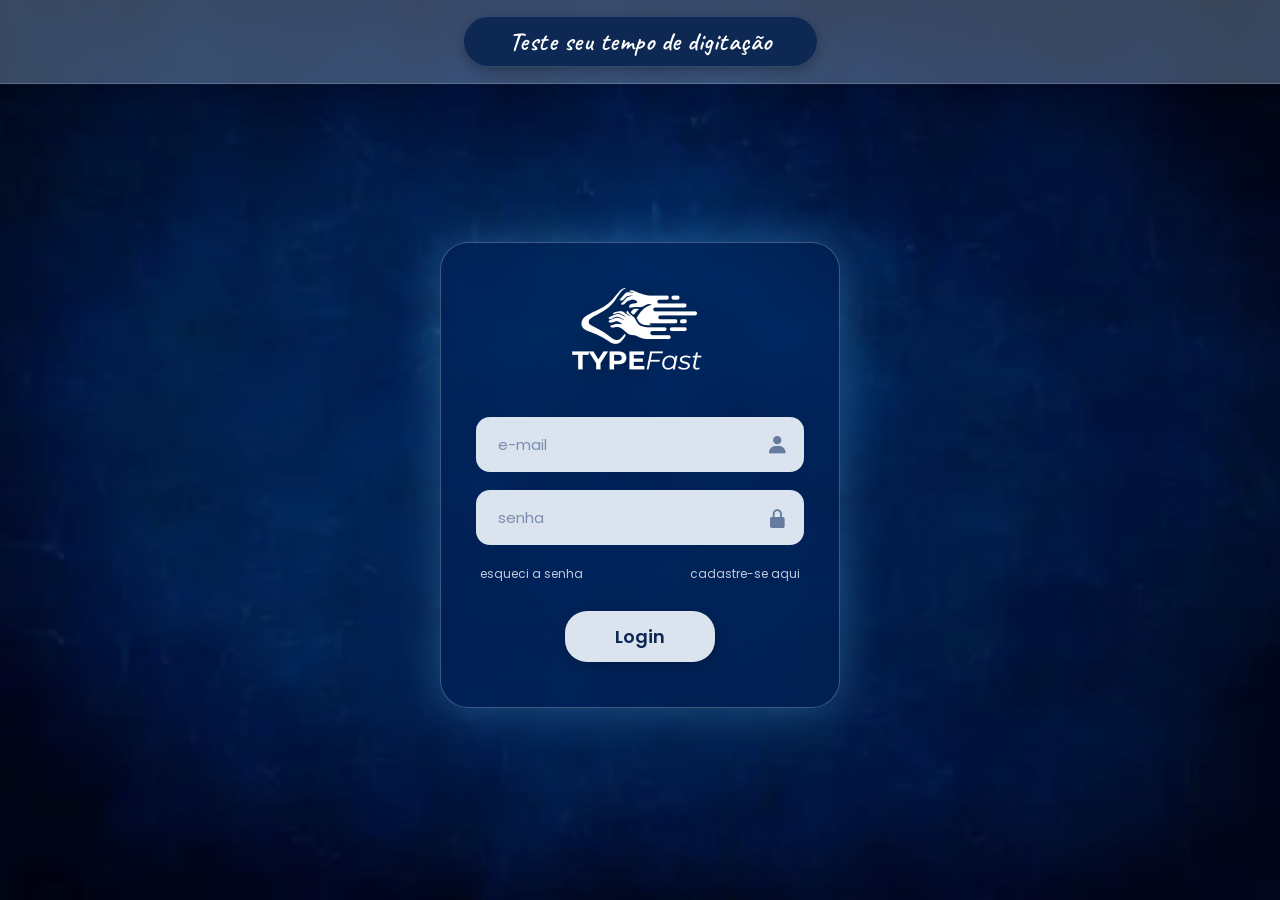
<file: index.html>
<!DOCTYPE html>
<html lang="pt-BR">
<head>
    <meta charset="UTF-8">
    <meta name="viewport" content="width=device-width, initial-scale=1.0">
    <title>TYPEFast - Login</title>
    
    <link href="https://unpkg.com/boxicons@2.1.4/css/boxicons.min.css" rel="stylesheet">
    <link rel="preconnect" href="https://fonts.googleapis.com">
    <link rel="preconnect" href="https://fonts.gstatic.com" crossorigin>
    
    <!-- NOVO: Importação da fonte Poppins com variações de peso (400, 500, 600) -->
    <link href="https://fonts.googleapis.com/css2?family=Caveat:wght@600&family=Poppins:wght@400;500;600&display=swap" rel="stylesheet">
    
    <link rel="stylesheet" href="style.css">
</head>
<body>

    <header class="top-bar">
        <div class="top-pill">
            <span>Teste seu tempo de digitação</span>
        </div>
    </header>

    <main class="login-container">
        <div class="login-card">
            
            <div class="logo-box">
                <img src="imagens/logo.png" alt="Logo TYPEFast" class="logo-img">
            </div>

            <form id="login-form">
                
                <div class="input-container">
                    <input type="email" id="email" placeholder="e-mail" required autocomplete="off">
                    <i class="bx bxs-user input-icon"></i>
                </div>

                <div class="input-container">
                    <input type="password" id="senha" placeholder="senha" required>
                    <i class="bx bxs-lock-alt input-icon" id="btnSenha"></i>
                </div>

                <div class="form-links">
                    <!-- NOVO: Adicionada a classe 'link-item' para aplicar hover e estilo moderno no CSS -->
                    <a href="#" class="link-item">esqueci a senha</a>
                    <a href="#" class="link-item">cadastre-se aqui</a>
                </div>

                <div class="button-box">
                    <button type="submit" class="btn-login">Login</button>
                </div>

            </form>
        </div>
    </main>

    <script src="script.js"></script>
</body>
</html>
</file>
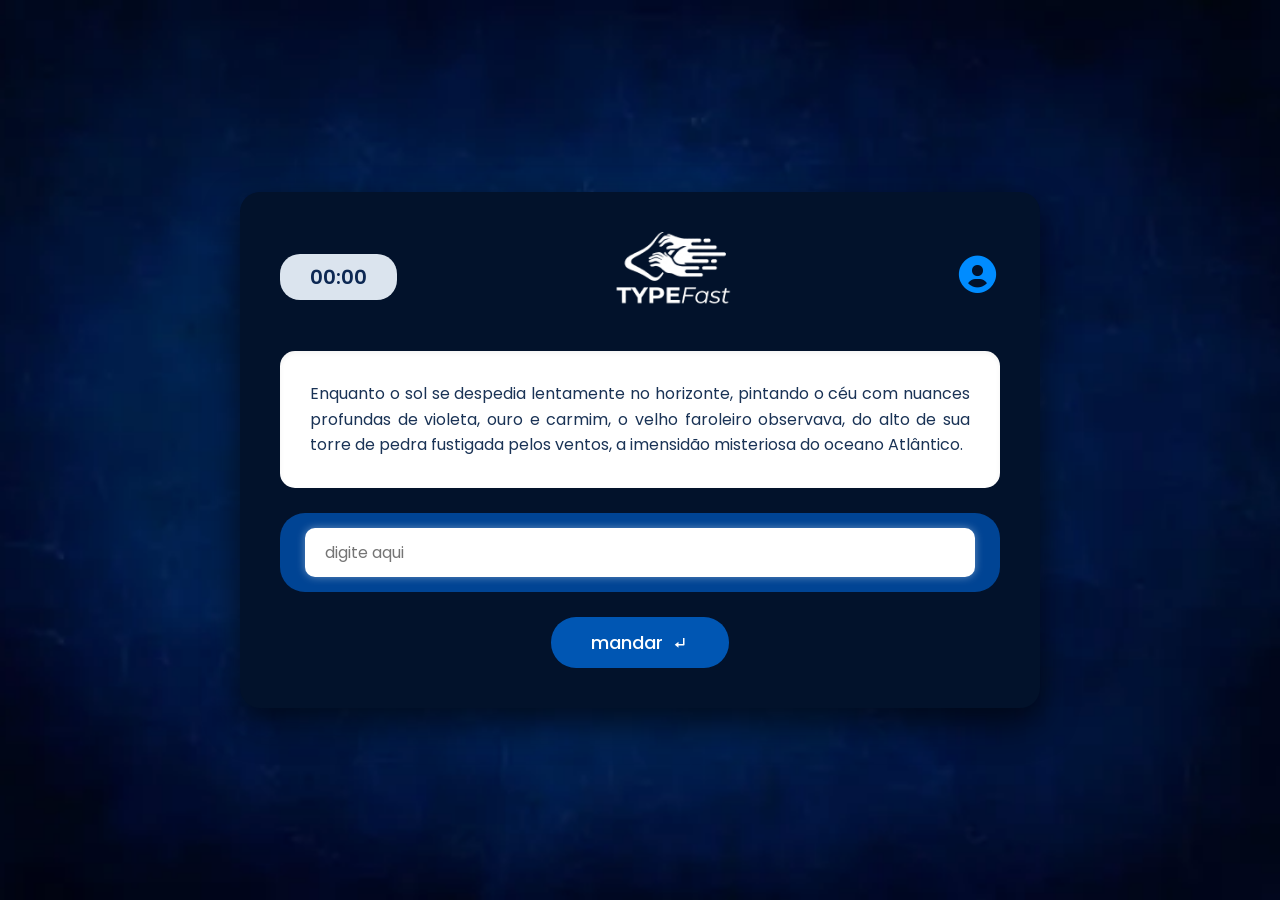
<file: dashboard.html>
<!DOCTYPE html>
<html lang="pt-PT">
<head>
    <meta charset="UTF-8">
    <meta name="viewport" content="width=device-width, initial-scale=1.0">
    <title>TYPEFast - Teste de Digitação</title>
    
    <!-- Ícones do Boxicons -->
    <link href="https://unpkg.com/boxicons@2.1.4/css/boxicons.min.css" rel="stylesheet">
    
    <!-- Fontes do Google -->
    <link rel="preconnect" href="https://fonts.googleapis.com">
    <link rel="preconnect" href="https://fonts.gstatic.com" crossorigin>
    <link href="https://fonts.googleapis.com/css2?family=Poppins:wght@400;500;600&display=swap" rel="stylesheet">
    
    <link rel="stylesheet" href="dashboard.css">
</head>
<body>

    <main class="dashboard-container">
        <div class="main-card">
            
            <!-- Cabeçalho do Cartão -->
            <header class="card-header">
                <!-- Cronómetro -->
                <div class="timer-pill" id="cronometro">00:00</div>
                
                <!-- Logo -->
                <div class="logo-box">
                    <img src="imagens/logo.png" alt="Logo TYPEFast" class="logo-img">
                </div>
                
                <!-- Perfil e Log Out -->
                <div class="user-menu-container">
                    <i class='bx bxs-user-circle user-icon' id="btn-perfil"></i>
                    <div class="user-dropdown oculta" id="menu-dropdown">
                        <button id="btn-logout"><i class='bx bx-log-out'></i> Log Out</button>
                    </div>
                </div>
            </header>

            <!-- Caixa de Texto Aleatório -->
            <div class="text-display">
                <p id="texto-gerado">A carregar texto...</p>
            </div>

            <!-- Caixa de Entrada (Input) -->
            <div class="input-wrapper">
                <input type="text" id="input-digitacao" placeholder="digite aqui" autocomplete="off">
            </div>

            <!-- Botão Mandar -->
            <button class="btn-mandar" id="btn-mandar">
                mandar <i class='bx bx-subdirectory-left'></i>
            </button>

        </div>
    </main>

    <script src="dashboard.js"></script>
</body>
</html>
</file>
<file: style.css>
* {
    margin: 0;
    padding: 0;
    box-sizing: border-box;
    font-family: 'Poppins', sans-serif;
}

body {
    min-height: 100vh;
    background: url('imagens/fundo.png') no-repeat center center/cover;
    display: flex;
    flex-direction: column;
    align-items: center;
    justify-content: center;
    position: relative;
    overflow-x: hidden;
}

/* Efeito Glassmorphism na barra do topo */
.top-bar {
    position: absolute;
    top: 0;
    left: 0;
    width: 100%;
    background: rgba(160, 194, 232, 0.35);
    backdrop-filter: blur(8px);
    -webkit-backdrop-filter: blur(8px);
    padding: 16px 0;
    display: flex;
    justify-content: center;
    align-items: center;
    border-bottom: 1px solid rgba(255, 255, 255, 0.2);
    box-shadow: 0 4px 15px rgba(0, 0, 0, 0.1);
}

.top-pill {
    background: #0d2853;
    color: #ffffff;
    padding: 8px 45px;
    border-radius: 30px;
    border: 1px solid rgba(255, 255, 255, 0.15);
    box-shadow: 0 4px 12px rgba(0, 0, 0, 0.25);
}

.top-pill span {
    font-family: 'Caveat', cursive;
    font-size: 26px;
    font-weight: 600;
    letter-spacing: 0.5px;
}

.login-container {
    display: flex;
    justify-content: center;
    align-items: center;
    width: 100%;
    padding: 20px;
    margin-top: 50px;
}

/* Cartão com o mesmo efeito translúcido da barra superior */
.login-card {
    background: rgba(0, 35, 90, 0.45); /* Transparência ajustada para 35% */
    backdrop-filter: blur(12px); /* Desfoque do fundo */
    -webkit-backdrop-filter: blur(12px); /* Compatibilidade com Safari */
    width: 100%;
    max-width: 400px;
    padding: 45px 35px;
    border-radius: 28px;
    border: 1px solid rgba(255, 255, 255, 0.25); /* Borda fina brilhante */
    box-shadow: 0 1px 45px rgba(106, 198, 255, 0.3);
    display: flex;
    flex-direction: column;
    align-items: center;
}

.logo-box {
    margin-bottom: 28px;
    text-align: center;
}

.logo-img {
    max-width: 170px;
    height: auto;
    filter: drop-shadow(0 2px 8px rgba(0, 0, 0, 0.2));
}

#login-form {
    width: 100%;
    display: flex;
    flex-direction: column;
}

.input-container {
    position: relative;
    margin-bottom: 18px;
    width: 100%;
}

.input-container input {
    width: 100%;
    padding: 14px 45px 14px 20px;
    background-color: #dbe4ee;
    border: 2px solid transparent;
    border-radius: 14px;
    font-size: 15px;
    color: #1a3356;
    outline: none;
    transition: all 0.3s ease;
}

.input-container input::placeholder {
    color: #7b8eaf;
}

.input-container input:focus {
    background-color: #ffffff;
    border-color: #008cff;
    box-shadow: 0 0 12px rgba(0, 140, 255, 0.35);
}

.input-icon {
    position: absolute;
    right: 16px;
    top: 50%;
    transform: translateY(-50%);
    font-size: 22px;
    color: #657b9d;
    pointer-events: none;
    transition: color 0.3s ease;
}

.input-container:focus-within .input-icon {
    color: #008cff;
}

#btnSenha {
    pointer-events: auto;
    cursor: pointer;
}

.form-links {
    display: flex;
    justify-content: space-between;
    width: 100%;
    margin-top: 2px;
    margin-bottom: 28px;
    padding: 0 4px;
}

.link-item {
    color: #e0e9f5;
    font-size: 12px;
    text-decoration: none;
    opacity: 0.85;
    transition: all 0.2s ease;
}

.link-item:hover {
    opacity: 1;
    text-decoration: underline;
    color: #ffffff;
}

.button-box {
    display: flex;
    justify-content: center;
    width: 100%;
}

.btn-login {
    background-color: #dbe4ee;
    color: #0d2853;
    border: none;
    padding: 12px 50px;
    border-radius: 22px;
    font-size: 18px;
    font-weight: 600;
    cursor: pointer;
    box-shadow: 0 4px 12px rgba(0, 0, 0, 0.2);
    transition: all 0.3s ease;
}

.btn-login:hover {
    background-color: #ffffff;
    transform: translateY(-2px);
    box-shadow: 0 6px 18px rgba(0, 0, 0, 0.3);
}

.btn-login:active {
    transform: translateY(0);
    box-shadow: 0 2px 8px rgba(0, 0, 0, 0.2);
}
</file>
<file: dashboard.css>
* {
    margin: 0;
    padding: 0;
    box-sizing: border-box;
    font-family: 'Poppins', sans-serif;
}

body {
    min-height: 100vh;
    background: url('imagens/fundo.png') no-repeat center center/cover;
    display: flex;
    justify-content: center;
    align-items: center;
    position: relative;
    overflow: hidden;
}

.dashboard-container {
    width: 100%;
    padding: 20px;
    display: flex;
    justify-content: center;
}

/* Cartão Principal Escuro */
.main-card {
    background: #02122b; /* Azul muito escuro do Figma */
    width: 100%;
    max-width: 800px;
    padding: 40px;
    border-radius: 20px;
    box-shadow: 0 15px 35px rgba(0, 0, 0, 0.6);
    display: flex;
    flex-direction: column;
    align-items: center;
}

/* Cabeçalho (Cronómetro, Logo, Perfil) */
.card-header {
    width: 100%;
    display: flex;
    justify-content: space-between;
    align-items: center;
    margin-bottom: 30px;
    position: relative;
}

.timer-pill {
    background-color: #dbe4ee;
    color: #0d2853;
    padding: 8px 30px;
    border-radius: 20px;
    font-size: 20px;
    font-weight: 600;
}

.logo-img {
    max-width: 140px;
}

/* Menu do Utilizador */
.user-menu-container {
    position: relative;
}

.user-icon {
    font-size: 45px;
    color: #008cff;
    cursor: pointer;
    transition: transform 0.2s;
}

.user-icon:hover {
    transform: scale(1.1);
}

.user-dropdown {
    position: absolute;
    top: 55px;
    right: 0;
    background: #ffffff;
    border-radius: 10px;
    box-shadow: 0 4px 10px rgba(0,0,0,0.3);
    overflow: hidden;
    transition: opacity 0.3s ease;
}

.user-dropdown.oculta {
    display: none;
}

#btn-logout {
    background: none;
    border: none;
    padding: 12px 20px;
    width: 100%;
    text-align: left;
    font-size: 14px;
    font-weight: 600;
    color: #d93025;
    cursor: pointer;
    display: flex;
    align-items: center;
    gap: 8px;
}

#btn-logout:hover {
    background: #f1f3f4;
}

/* Caixa de Texto Branca */
.text-display {
    background: #ffffff;
    width: 100%;
    padding: 30px;
    border-radius: 15px;
    margin-bottom: 25px;
    box-shadow: inset 0 2px 5px rgba(0,0,0,0.05);
    user-select: none;
    -webkit-user-select: none;
    -moz-user-select: none;
}

#texto-gerado {
    color: #1a3356;
    font-size: 16px;
    line-height: 1.6;
    text-align: justify;
}

/* Invólucro Azul do Input */
.input-wrapper {
    background: #004494;
    width: 100%;
    padding: 15px 25px;
    border-radius: 25px;
    margin-bottom: 25px;
}

#input-digitacao {
    width: 100%;
    padding: 12px 20px;
    background-color: #dbe4ee;
    border: none;
    border-radius: 10px;
    font-size: 16px;
    color: #1a3356;
    outline: none;
}

#input-digitacao:focus {
    background-color: #ffffff;
    box-shadow: 0 0 8px rgba(255, 255, 255, 0.4);
}

/* Botão Mandar */
.btn-mandar {
    background-color: #0056b3;
    color: #ffffff;
    border: none;
    padding: 12px 40px;
    border-radius: 25px;
    font-size: 18px;
    font-weight: 500;
    cursor: pointer;
    display: flex;
    align-items: center;
    gap: 8px;
    transition: all 0.3s ease;
}

.btn-mandar:hover {
    background-color: #007bff;
    transform: translateY(-2px);
}
</file>
